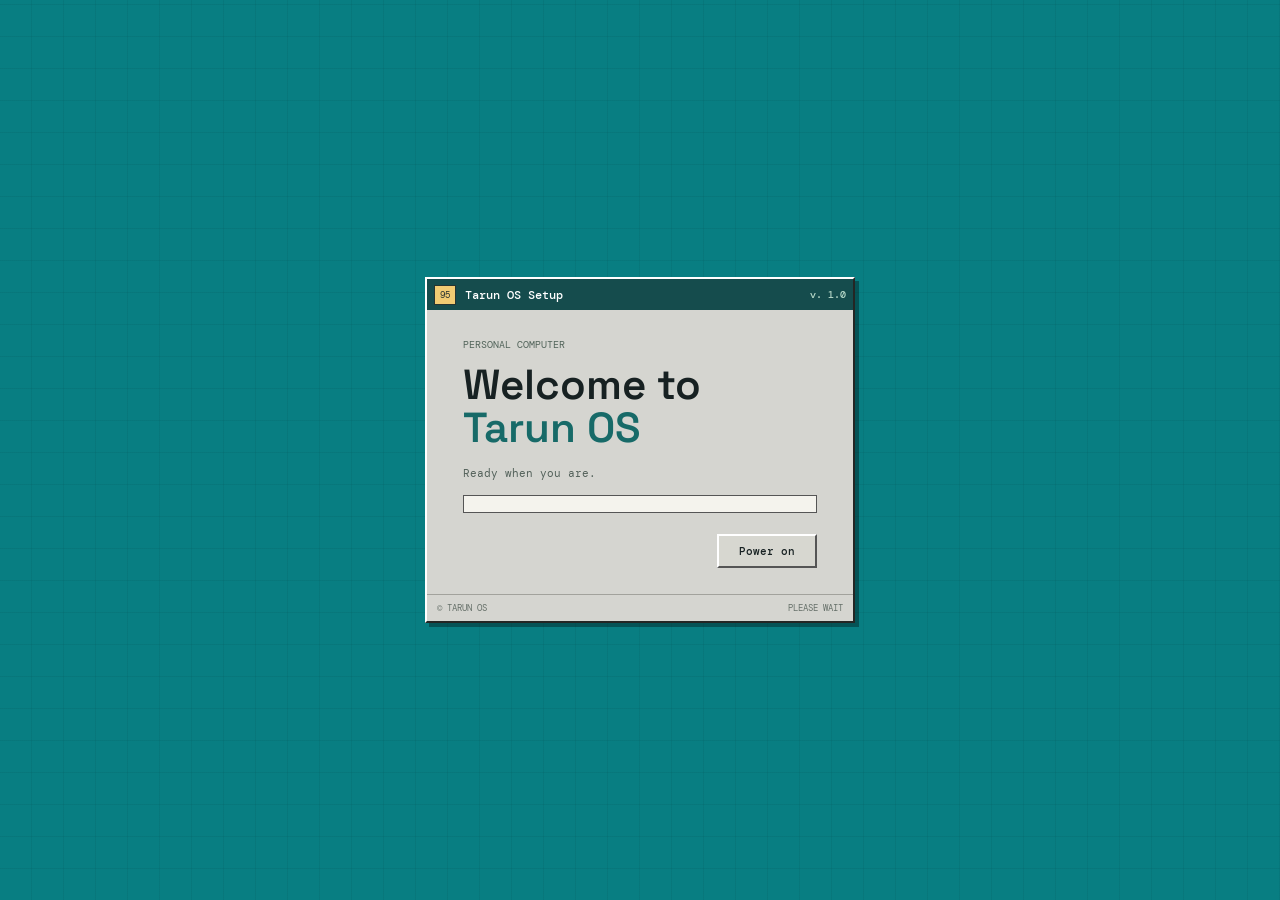
<file: index.html>
<!doctype html>
<html lang="en">
<head>
  <meta charset="utf-8">
  <meta name="viewport" content="width=device-width, initial-scale=1">
  <meta name="theme-color" content="#087e82">
  <meta name="description" content="Tarun OS: a retro desktop portfolio with work, notes, achievements, and videos.">
  <title>Tarun OS</title>
  <link rel="stylesheet" href="styles.css">
  <script src="desktop.js" defer></script>
</head>
<body>
  <section class="boot-screen" id="boot-screen" aria-label="Tarun OS startup">
    <div class="boot-panel">
      <div class="boot-panel__titlebar"><span class="boot-title-icon" aria-hidden="true">95</span><span>Tarun OS Setup</span><span class="boot-panel__version">v. 1.0</span></div>
      <div class="boot-panel__body">
        <p class="boot-kicker">PERSONAL COMPUTER</p>
        <h1>Welcome to<br><span>Tarun OS</span></h1>
        <p class="boot-message" id="boot-message">Ready when you are.</p>
        <div class="boot-progress" role="progressbar" aria-label="System startup" aria-valuemin="0" aria-valuemax="100" aria-valuenow="0"><span class="boot-progress__fill"></span></div>
        <button class="boot-button" id="boot-button" type="button">Power on</button>
      </div>
      <div class="boot-panel__footer"><span>© TARUN OS</span><span>PLEASE WAIT</span></div>
    </div>
  </section>
  <main class="desktop" aria-label="Tarun OS desktop" aria-hidden="true" inert>
    <div class="desktop-grain" aria-hidden="true"></div>
    <header class="desktop-heading">
      <span class="desktop-heading__eyebrow">PERSONAL OPERATING SYSTEM</span>
      <h1>Tarun OS<span class="heading-dot">.</span></h1>
      <p>A portfolio desktop by Tarun.</p>
    </header>

    <nav class="desktop-icons" id="desktop-icons" aria-label="Desktop applications">
      <button class="desktop-icon" type="button" data-app="about" aria-label="Open About Me">
        <span class="desktop-icon__glyph glyph-person" aria-hidden="true"><span>✳</span></span>
        <span class="desktop-icon__label">About Me</span>
      </button>
      <button class="desktop-icon" type="button" data-app="work" aria-label="Open My Work">
        <span class="desktop-icon__glyph glyph-folder" aria-hidden="true"><span>W</span></span>
        <span class="desktop-icon__label">My Work</span>
      </button>
      <button class="desktop-icon" type="button" data-app="journal" aria-label="Open Field Notes">
        <span class="desktop-icon__glyph glyph-notes" aria-hidden="true"><span>✎</span></span>
        <span class="desktop-icon__label">Field Notes</span>
      </button>
      <button class="desktop-icon" type="button" data-app="contact" aria-label="Open Get in Touch">
        <span class="desktop-icon__glyph glyph-mail" aria-hidden="true"><span>✉</span></span>
        <span class="desktop-icon__label">Get in Touch</span>
      </button>
      <button class="desktop-icon" type="button" data-app="achievements" aria-label="Open Achievements">
        <span class="desktop-icon__glyph glyph-award" aria-hidden="true"><span>★</span></span>
        <span class="desktop-icon__label">Achievements</span>
      </button>
      <button class="desktop-icon" type="button" data-app="videos" aria-label="Open Videos">
        <span class="desktop-icon__glyph glyph-video" aria-hidden="true"><span>▶</span></span>
        <span class="desktop-icon__label">Videos</span>
      </button>
    </nav>

    <div class="windows-layer" id="windows-layer" aria-live="polite"></div>

    <footer class="taskbar">
      <button class="start-button" id="start-button" type="button" aria-expanded="false" aria-controls="start-menu">
        <span>Start</span>
      </button>
      <div class="taskbar-divider" aria-hidden="true"></div>
      <div class="taskbar-apps" id="taskbar-apps" aria-label="Open applications"></div>
      <div class="system-tray"><span class="tray-status" aria-hidden="true">◉</span><time id="clock" aria-label="Current time"></time></div>
    </footer>

    <section class="start-menu" id="start-menu" aria-label="Start menu" hidden>
      <div class="start-menu__side"><span>TARUN OS</span></div>
      <div class="start-menu__items">
        <p class="start-menu__heading">Tarun OS</p>
        <button type="button" data-app="about"><span aria-hidden="true">✳</span> About Me</button>
        <button type="button" data-app="work"><span aria-hidden="true">▰</span> My Work</button>
        <button type="button" data-app="journal"><span aria-hidden="true">✎</span> Field Notes</button>
        <button type="button" data-app="contact"><span aria-hidden="true">✉</span> Get in Touch</button>
        <button type="button" data-app="achievements"><span aria-hidden="true">★</span> Achievements</button>
        <button type="button" data-app="videos"><span aria-hidden="true">▶</span> Videos</button>
        <div class="start-menu__rule"></div>
        <button type="button" data-app="settings"><span aria-hidden="true">⚙</span> Settings</button>
        <div class="start-menu__rule"></div>
        <div class="start-menu__status"><span class="status-light"></span> All systems delightful</div>
      </div>
    </section>
  </main>
</body>
</html>
</file>
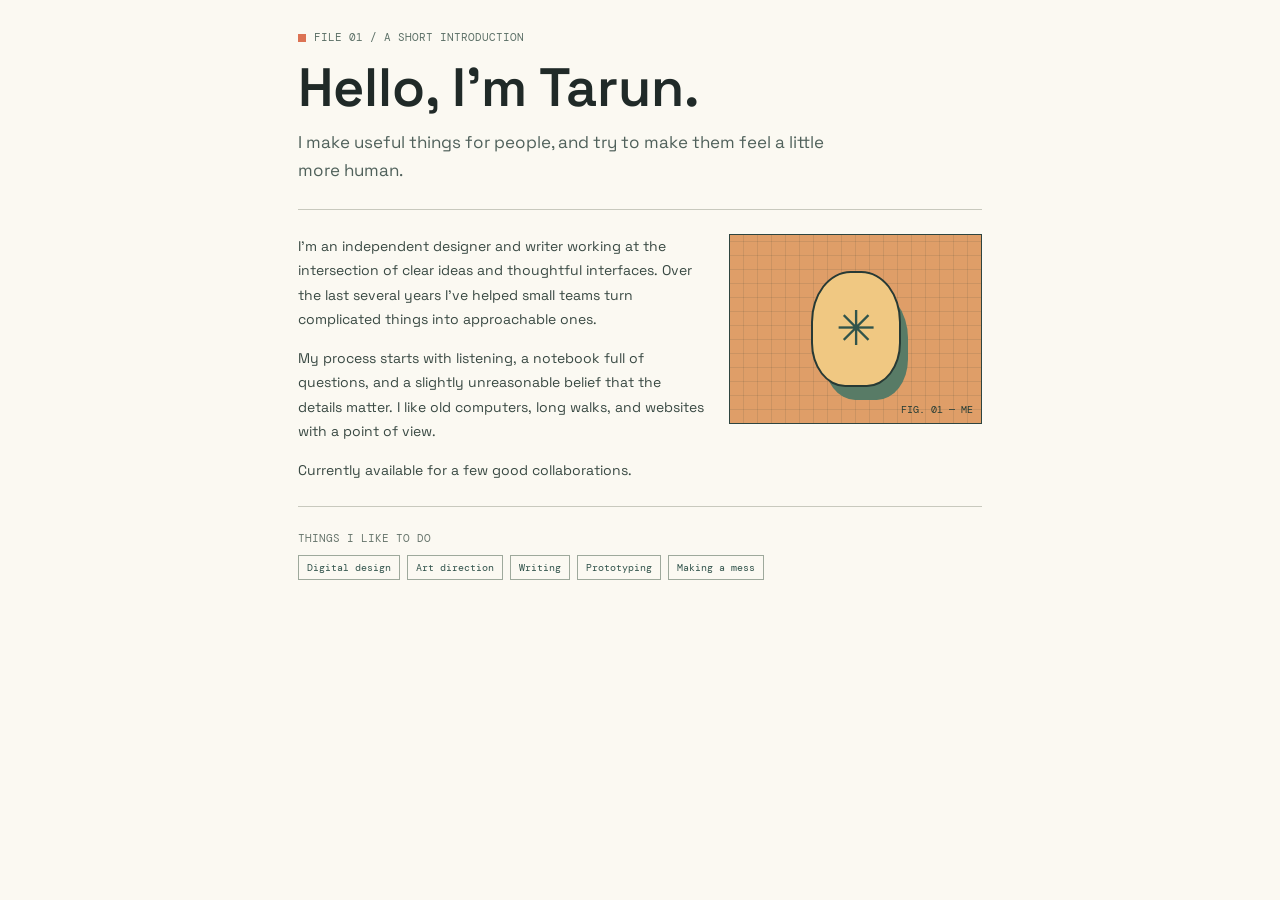
<file: apps/about.html>
<!doctype html>
<html lang="en">
<head>
  <meta charset="utf-8">
  <meta name="viewport" content="width=device-width, initial-scale=1">
  <title>About Me — Tarun</title>
  <link rel="stylesheet" href="app.css">
</head>
<body>
  <main class="page">
    <p class="page-kicker">FILE 01 / A SHORT INTRODUCTION</p>
    <h1>Hello, I’m Tarun.</h1>
    <p class="lead">I make useful things for people, and try to make them feel a little more human.</p>
    <div class="rule"></div>
    <div class="about-grid">
      <div class="body-copy">
        <p>I’m an independent designer and writer working at the intersection of clear ideas and thoughtful interfaces. Over the last several years I’ve helped small teams turn complicated things into approachable ones.</p>
        <p>My process starts with listening, a notebook full of questions, and a slightly unreasonable belief that the details matter. I like old computers, long walks, and websites with a point of view.</p>
        <p>Currently available for a few good collaborations.</p>
      </div>
      <div class="portrait" role="img" aria-label="A tiny pixel-art portrait">
        <span class="portrait-face" aria-hidden="true">✳</span>
        <span class="portrait-caption">FIG. 01 — ME</span>
      </div>
    </div>
    <div class="rule"></div>
    <p class="section-label">THINGS I LIKE TO DO</p>
    <div class="tags"><span class="tag">Digital design</span><span class="tag">Art direction</span><span class="tag">Writing</span><span class="tag">Prototyping</span><span class="tag">Making a mess</span></div>
  </main>
</body>
</html>
</file>
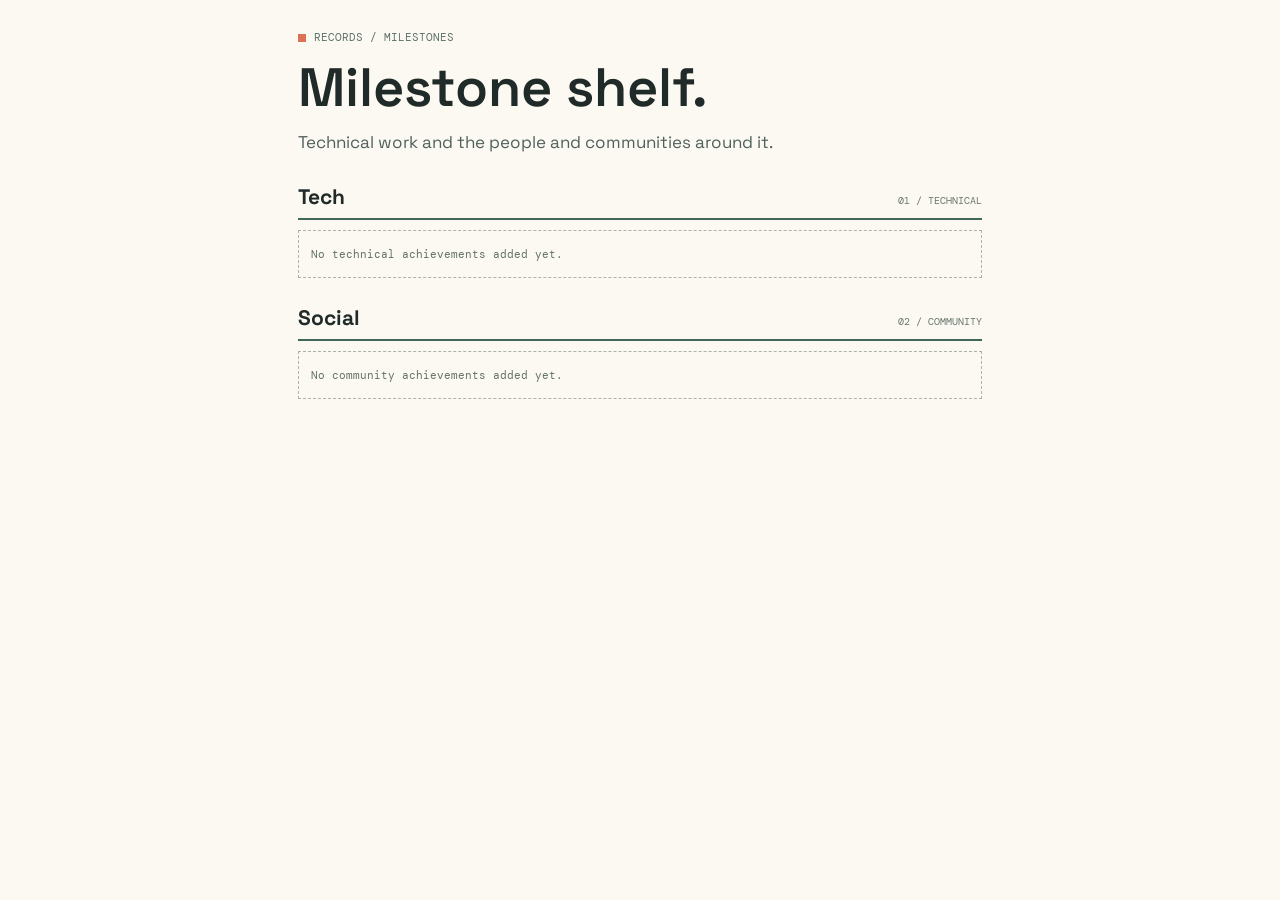
<file: apps/achievements.html>
<!doctype html>
<html lang="en">
<head>
  <meta charset="utf-8">
  <meta name="viewport" content="width=device-width, initial-scale=1">
  <title>Achievements — Tarun</title>
  <link rel="stylesheet" href="app.css">
  <script src="achievements-data.js" defer></script>
  <script src="achievements.js" defer></script>
</head>
<body>
  <main class="page">
    <p class="page-kicker">RECORDS / MILESTONES</p>
    <h1>Milestone shelf.</h1>
    <p class="lead">Technical work and the people and communities around it.</p>
    <section class="viewer-section" aria-labelledby="tech-heading">
      <div class="viewer-section__heading"><h2 id="tech-heading">Tech</h2><span>01 / TECHNICAL</span></div>
      <div class="viewer-list" id="tech-achievements"></div>
    </section>
    <section class="viewer-section" aria-labelledby="social-heading">
      <div class="viewer-section__heading"><h2 id="social-heading">Social</h2><span>02 / COMMUNITY</span></div>
      <div class="viewer-list" id="social-achievements"></div>
    </section>
  </main>
</body>
</html>
</file>
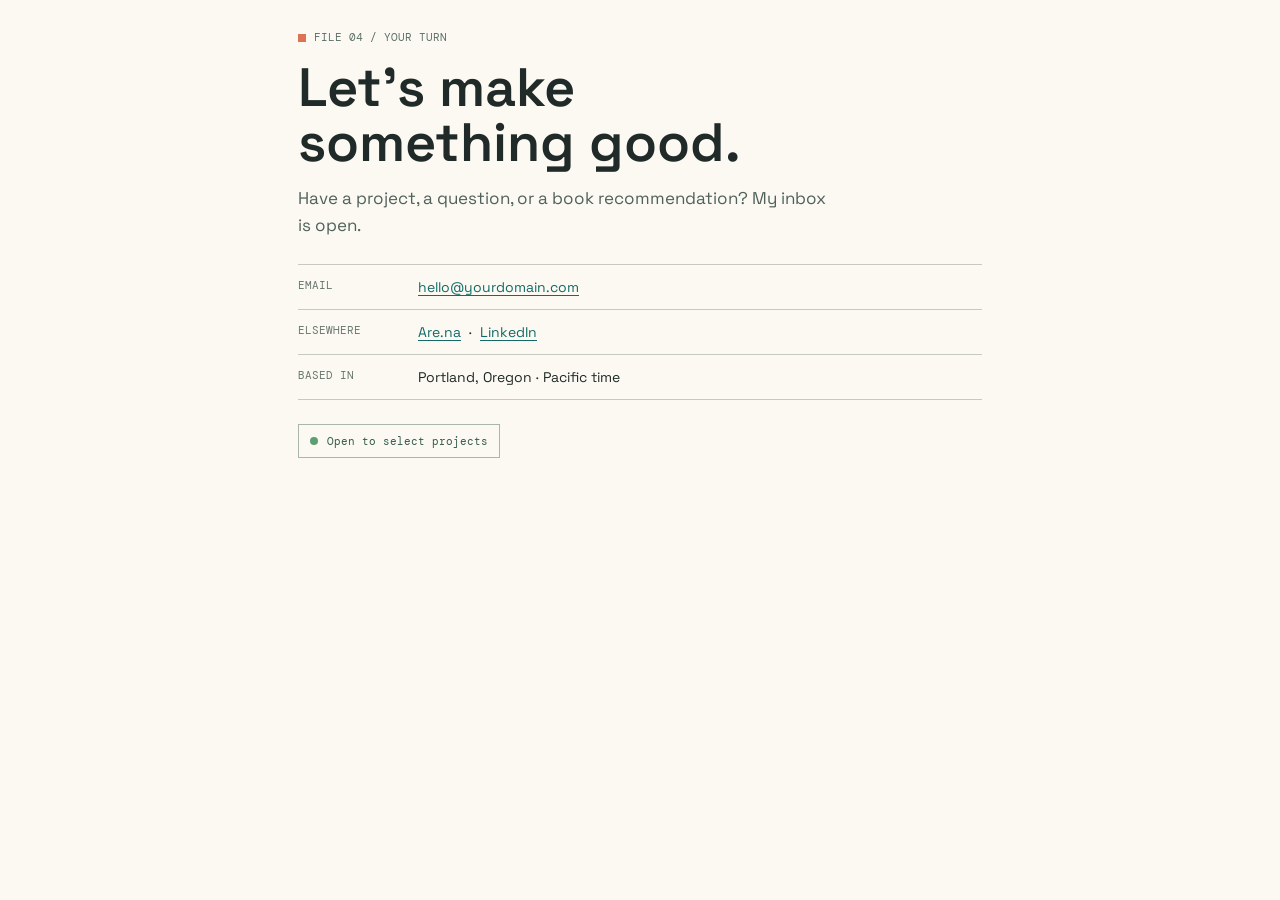
<file: apps/contact.html>
<!doctype html>
<html lang="en">
<head>
  <meta charset="utf-8">
  <meta name="viewport" content="width=device-width, initial-scale=1">
  <title>Get in Touch — Tarun</title>
  <link rel="stylesheet" href="app.css">
</head>
<body>
  <main class="page">
    <p class="page-kicker">FILE 04 / YOUR TURN</p>
    <h1>Let’s make<br>something good.</h1>
    <p class="lead">Have a project, a question, or a book recommendation? My inbox is open.</p>
    <dl class="contact-lines">
      <div class="contact-line"><dt>EMAIL</dt><dd><a href="mailto:hello@yourdomain.com">hello@yourdomain.com</a></dd></div>
      <div class="contact-line"><dt>ELSEWHERE</dt><dd><a href="https://www.are.na/" target="_blank" rel="noreferrer">Are.na</a> &nbsp;·&nbsp; <a href="https://www.linkedin.com/" target="_blank" rel="noreferrer">LinkedIn</a></dd></div>
      <div class="contact-line"><dt>BASED IN</dt><dd>Portland, Oregon · Pacific time</dd></div>
    </dl>
    <p class="status-note">Open to select projects</p>
  </main>
</body>
</html>
</file>
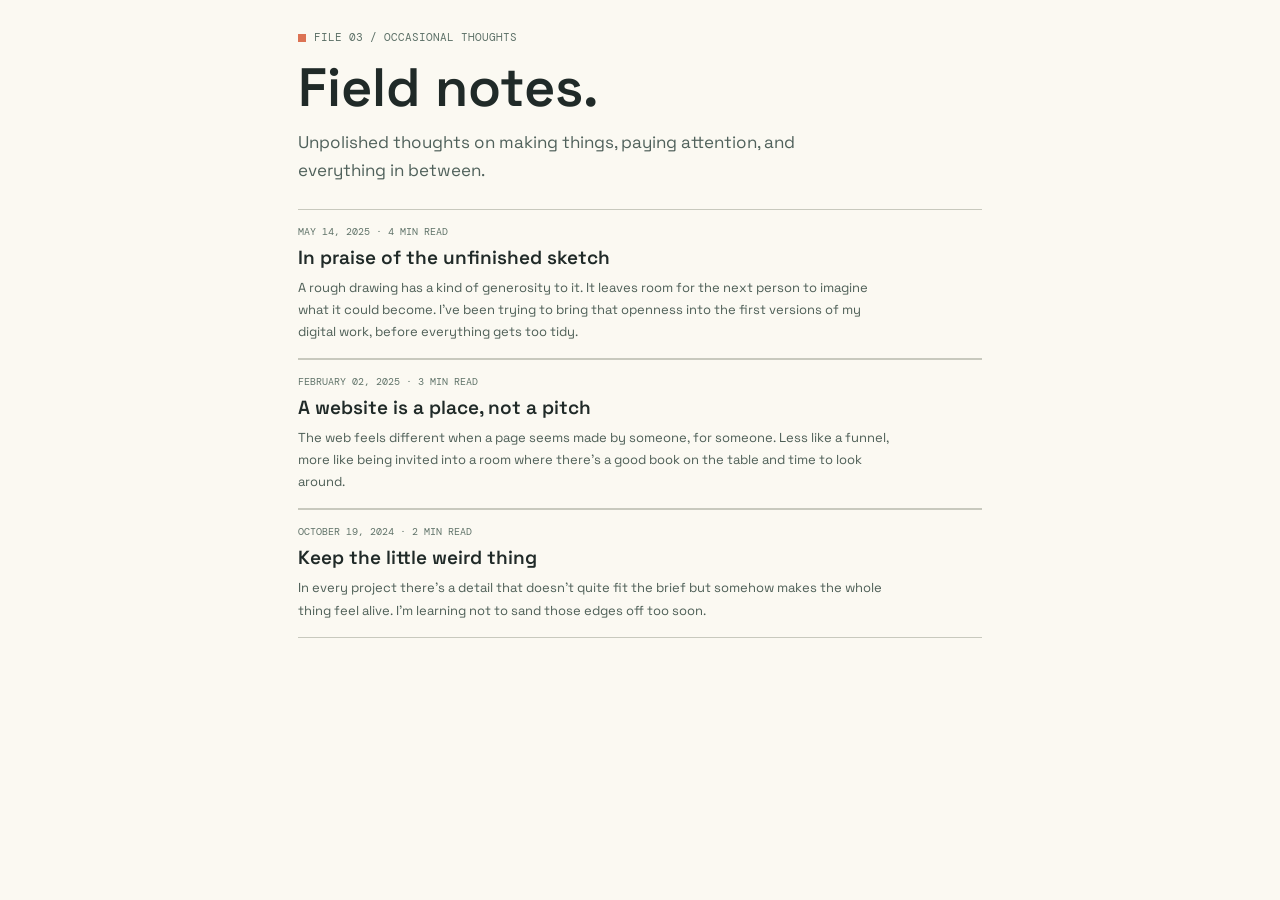
<file: apps/journal.html>
<!doctype html>
<html lang="en">
<head>
  <meta charset="utf-8">
  <meta name="viewport" content="width=device-width, initial-scale=1">
  <title>Field Notes — Tarun</title>
  <link rel="stylesheet" href="app.css">
</head>
<body>
  <main class="page">
    <p class="page-kicker">FILE 03 / OCCASIONAL THOUGHTS</p>
    <h1>Field notes.</h1>
    <p class="lead">Unpolished thoughts on making things, paying attention, and everything in between.</p>
    <a class="journal-entry-link" href="notes/unfinished-sketch.html" aria-label="Read In praise of the unfinished sketch"><article class="journal-entry">
      <time datetime="2025-05-14">MAY 14, 2025 · 4 MIN READ</time>
      <h2>In praise of the unfinished sketch</h2>
      <p>A rough drawing has a kind of generosity to it. It leaves room for the next person to imagine what it could become. I’ve been trying to bring that openness into the first versions of my digital work, before everything gets too tidy.</p>
    </article></a>
    <a class="journal-entry-link" href="notes/website-as-place.html" aria-label="Read A website is a place, not a pitch"><article class="journal-entry">
      <time datetime="2025-02-02">FEBRUARY 02, 2025 · 3 MIN READ</time>
      <h2>A website is a place, not a pitch</h2>
      <p>The web feels different when a page seems made by someone, for someone. Less like a funnel, more like being invited into a room where there’s a good book on the table and time to look around.</p>
    </article></a>
    <a class="journal-entry-link" href="notes/little-weird-thing.html" aria-label="Read Keep the little weird thing"><article class="journal-entry">
      <time datetime="2024-10-19">OCTOBER 19, 2024 · 2 MIN READ</time>
      <h2>Keep the little weird thing</h2>
      <p>In every project there’s a detail that doesn’t quite fit the brief but somehow makes the whole thing feel alive. I’m learning not to sand those edges off too soon.</p>
    </article></a>
  </main>
</body>
</html>
</file>
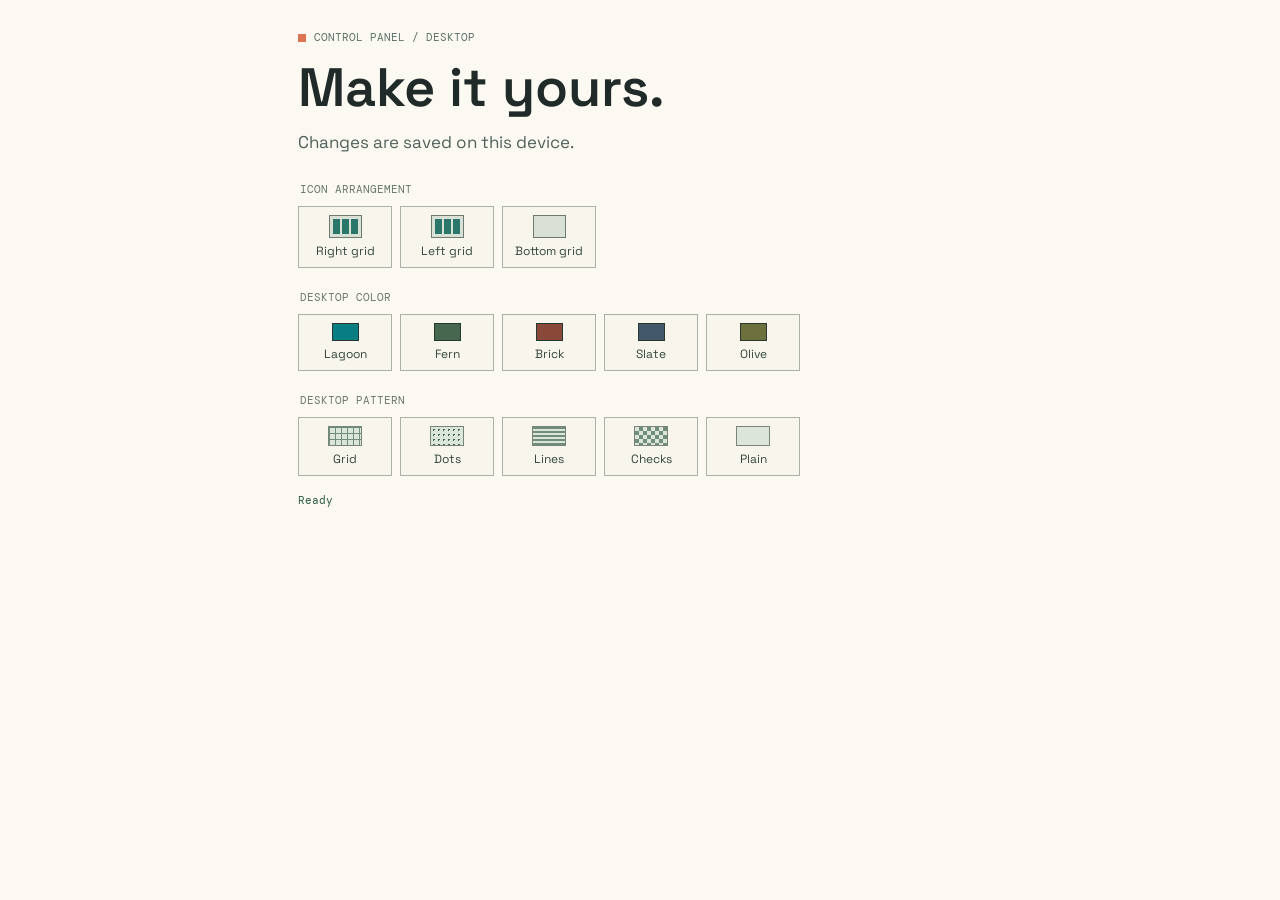
<file: apps/settings.html>
<!doctype html>
<html lang="en">
<head>
  <meta charset="utf-8">
  <meta name="viewport" content="width=device-width, initial-scale=1">
  <title>Settings — Tarun OS</title>
  <link rel="stylesheet" href="app.css">
</head>
<body>
  <main class="page">
    <p class="page-kicker">CONTROL PANEL / DESKTOP</p>
    <h1>Make it yours.</h1>
    <p class="lead">Changes are saved on this device.</p>
    <form id="settings-form">
      <fieldset class="settings-group">
        <legend>ICON ARRANGEMENT</legend>
        <div class="settings-choices">
          <label class="settings-choice"><input type="radio" name="layout" value="right"><span class="layout-preview layout-preview--right"><i></i><i></i><i></i></span>Right grid</label>
          <label class="settings-choice"><input type="radio" name="layout" value="left"><span class="layout-preview layout-preview--left"><i></i><i></i><i></i></span>Left grid</label>
          <label class="settings-choice"><input type="radio" name="layout" value="bottom"><span class="layout-preview layout-preview--bottom"><i></i><i></i><i></i></span>Bottom grid</label>
        </div>
      </fieldset>
      <fieldset class="settings-group">
        <legend>DESKTOP COLOR</legend>
        <div class="settings-choices">
          <label class="settings-choice"><input type="radio" name="color" value="lagoon"><span class="color-swatch" style="--swatch:#087e82"></span>Lagoon</label>
          <label class="settings-choice"><input type="radio" name="color" value="fern"><span class="color-swatch" style="--swatch:#47684f"></span>Fern</label>
          <label class="settings-choice"><input type="radio" name="color" value="brick"><span class="color-swatch" style="--swatch:#8a4938"></span>Brick</label>
          <label class="settings-choice"><input type="radio" name="color" value="slate"><span class="color-swatch" style="--swatch:#42596a"></span>Slate</label>
          <label class="settings-choice"><input type="radio" name="color" value="olive"><span class="color-swatch" style="--swatch:#6b703c"></span>Olive</label>
        </div>
      </fieldset>
      <fieldset class="settings-group">
        <legend>DESKTOP PATTERN</legend>
        <div class="settings-choices">
          <label class="settings-choice"><input type="radio" name="pattern" value="grid"><span class="pattern-swatch pattern-swatch--grid"></span>Grid</label>
          <label class="settings-choice"><input type="radio" name="pattern" value="dots"><span class="pattern-swatch pattern-swatch--dots"></span>Dots</label>
          <label class="settings-choice"><input type="radio" name="pattern" value="scanlines"><span class="pattern-swatch pattern-swatch--scanlines"></span>Lines</label>
          <label class="settings-choice"><input type="radio" name="pattern" value="checks"><span class="pattern-swatch pattern-swatch--checks"></span>Checks</label>
          <label class="settings-choice"><input type="radio" name="pattern" value="plain"><span class="pattern-swatch"></span>Plain</label>
        </div>
      </fieldset>
      <p class="settings-status" id="settings-status" aria-live="polite">Ready</p>
    </form>
  </main>
  <script>
    const form = document.querySelector('#settings-form');
    const status = document.querySelector('#settings-status');
    let current = { color: 'lagoon', pattern: 'grid', layout: 'right' };

    function showSettings(settings) {
      current = { ...current, ...settings };
      for (const [name, value] of Object.entries(current)) {
        const input = form.querySelector(`input[name="${name}"][value="${value}"]`);
        if (input) input.checked = true;
      }
    }

    form.addEventListener('change', () => {
      current = Object.fromEntries(new FormData(form));
      window.parent.postMessage({ type: 'settings-change', settings: current }, '*');
      status.textContent = 'Saving on this device…';
    });

    window.addEventListener('message', (event) => {
      if (event.data?.type === 'settings-init') showSettings(event.data.settings);
      if (event.data?.type === 'settings-saved') status.textContent = 'Saved on this device.';
    });
    window.parent.postMessage({ type: 'settings-ready' }, '*');
  </script>
</body>
</html>
</file>
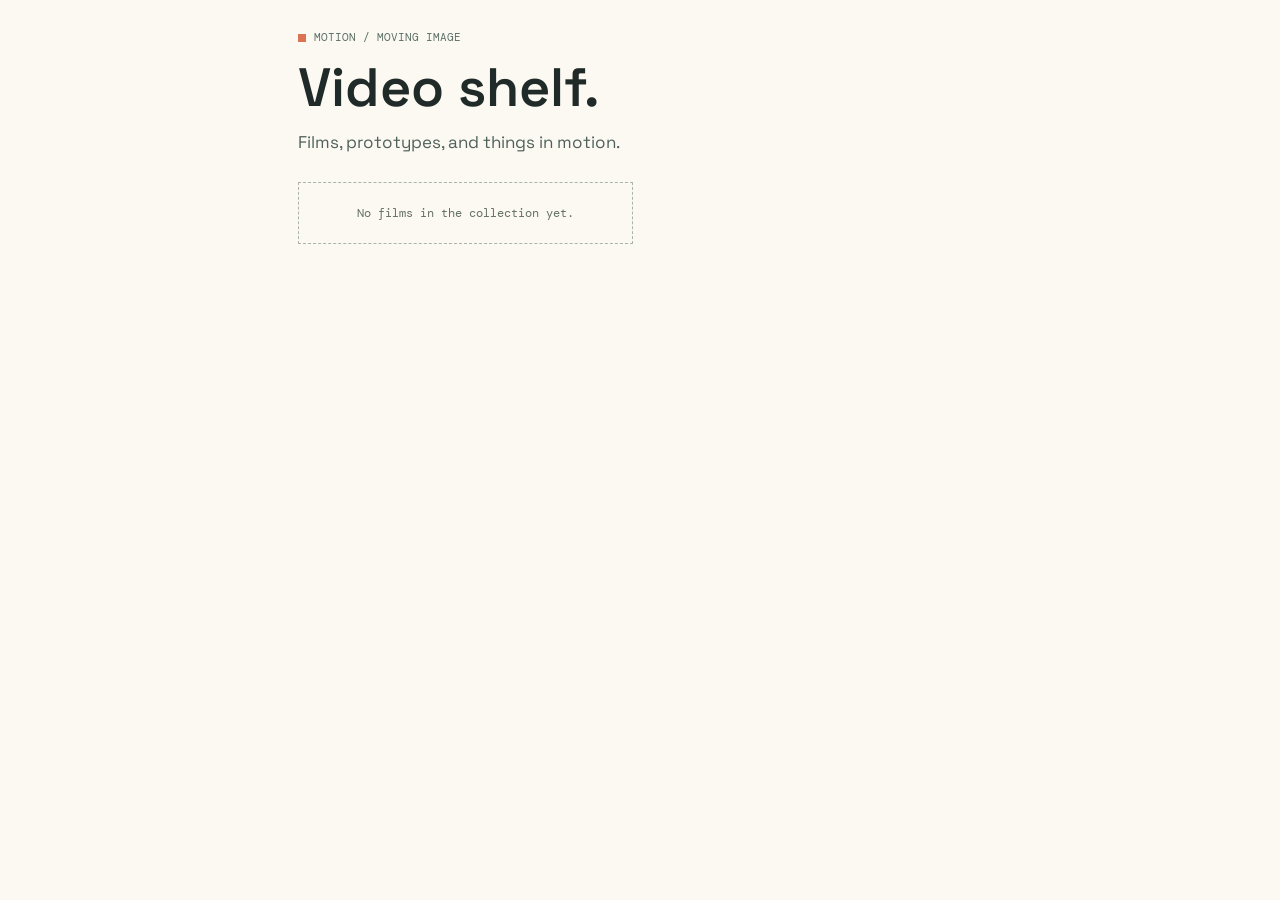
<file: apps/videos.html>
<!doctype html>
<html lang="en">
<head>
  <meta charset="utf-8">
  <meta name="viewport" content="width=device-width, initial-scale=1">
  <title>Videos — Tarun</title>
  <link rel="stylesheet" href="app.css">
  <script src="videos-data.js" defer></script>
  <script src="videos.js" defer></script>
</head>
<body>
  <main class="page">
    <p class="page-kicker">MOTION / MOVING IMAGE</p>
    <h1>Video shelf.</h1>
    <p class="lead">Films, prototypes, and things in motion.</p>
    <div class="video-list" id="video-list"></div>
  </main>
</body>
</html>
</file>
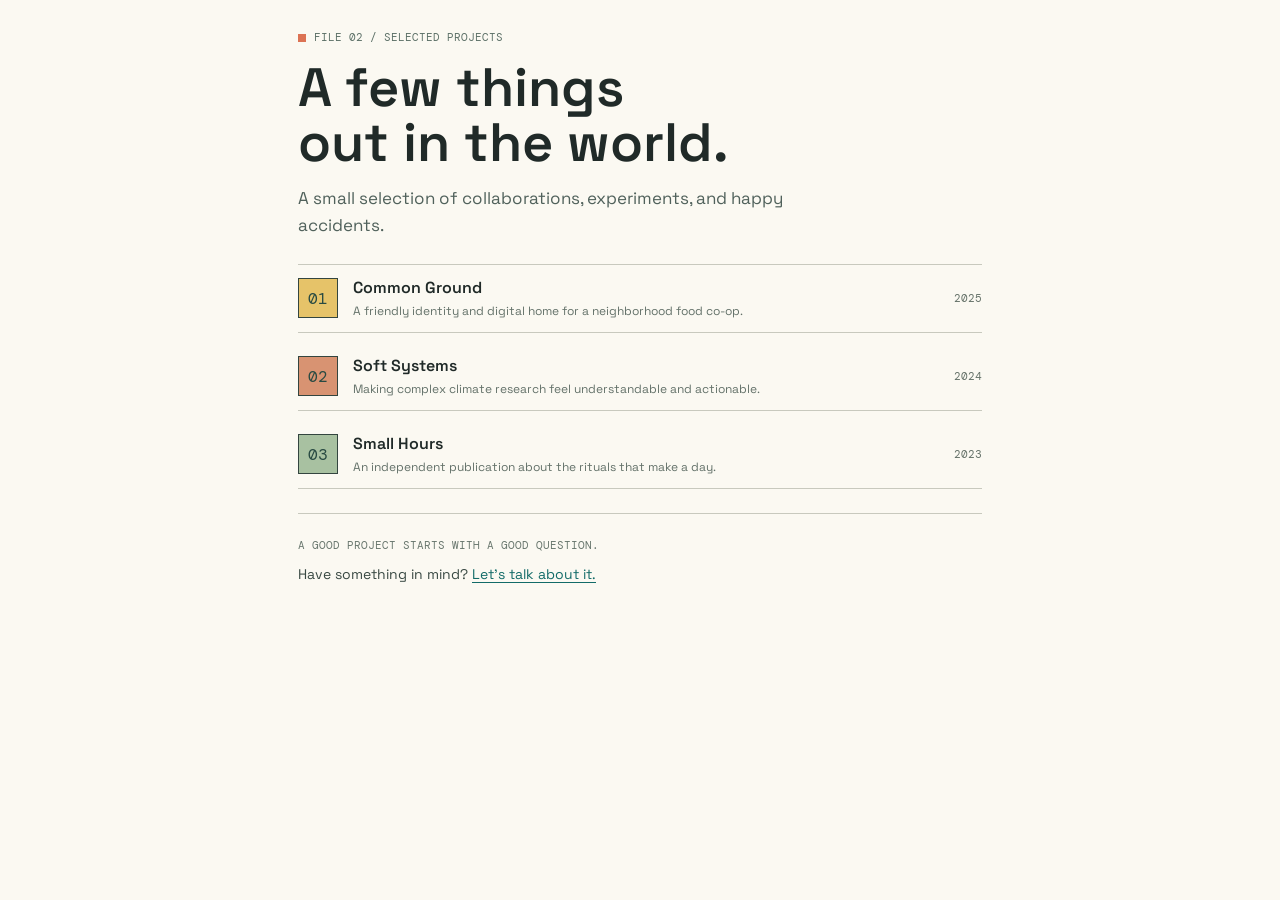
<file: apps/work.html>
<!doctype html>
<html lang="en">
<head>
  <meta charset="utf-8">
  <meta name="viewport" content="width=device-width, initial-scale=1">
  <title>My Work — Tarun</title>
  <link rel="stylesheet" href="app.css">
</head>
<body>
  <main class="page">
    <p class="page-kicker">FILE 02 / SELECTED PROJECTS</p>
    <h1>A few things<br>out in the world.</h1>
    <p class="lead">A small selection of collaborations, experiments, and happy accidents.</p>
    <div class="work-list">
      <a class="work-item work-item-link" href="projects/common-ground.html"><span class="work-icon" aria-hidden="true">01</span><div><h2>Common Ground</h2><p>A friendly identity and digital home for a neighborhood food co-op.</p></div><span class="work-year">2025</span></a>
      <a class="work-item work-item-link" href="projects/soft-systems.html"><span class="work-icon" aria-hidden="true">02</span><div><h2>Soft Systems</h2><p>Making complex climate research feel understandable and actionable.</p></div><span class="work-year">2024</span></a>
      <a class="work-item work-item-link" href="projects/small-hours.html"><span class="work-icon" aria-hidden="true">03</span><div><h2>Small Hours</h2><p>An independent publication about the rituals that make a day.</p></div><span class="work-year">2023</span></a>
    </div>
    <div class="rule"></div>
    <p class="section-label">A GOOD PROJECT STARTS WITH A GOOD QUESTION.</p>
    <p class="body-copy">Have something in mind? <a href="contact.html">Let’s talk about it.</a></p>
  </main>
</body>
</html>
</file>
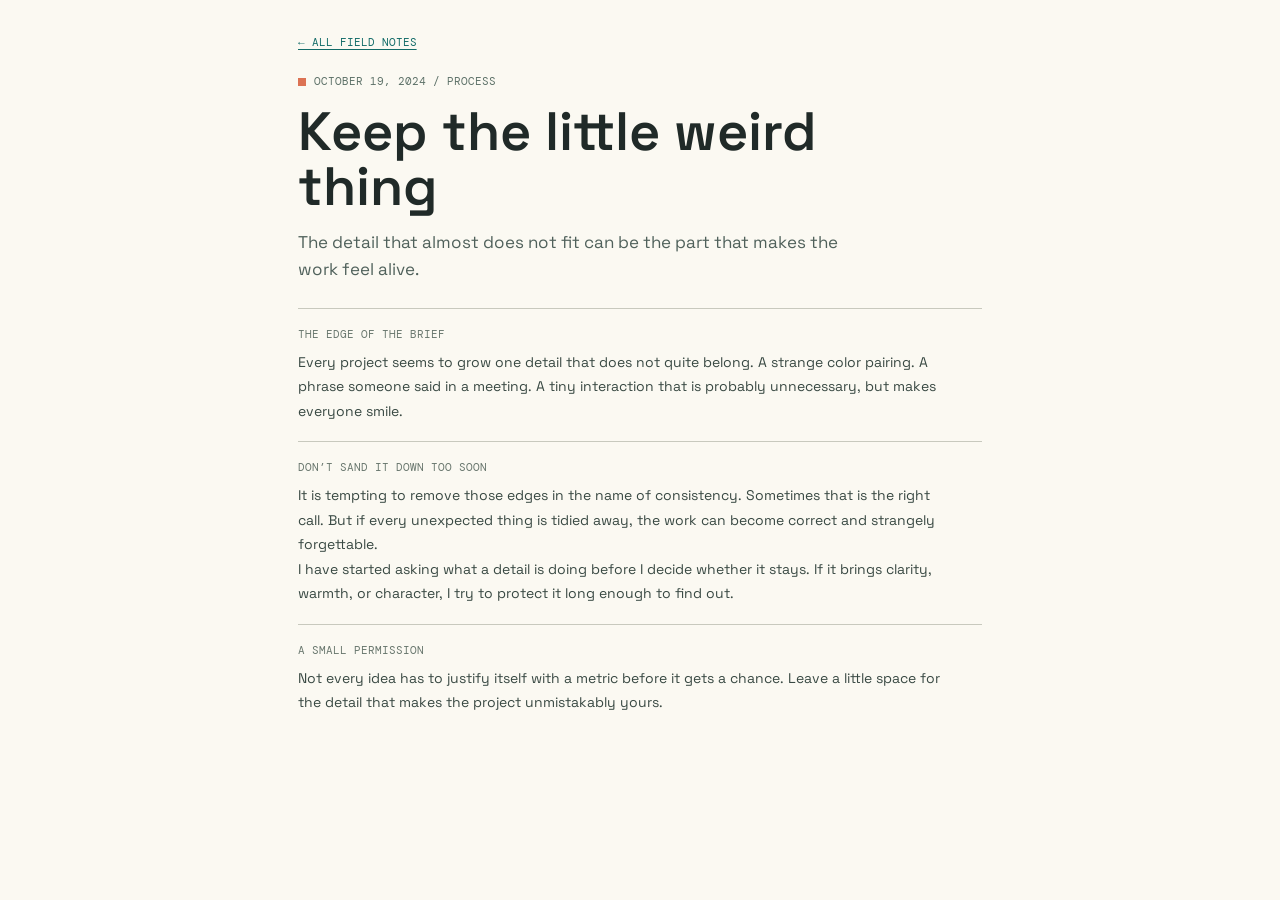
<file: apps/notes/little-weird-thing.html>
<!doctype html>
<html lang="en">
<head>
  <meta charset="utf-8">
  <meta name="viewport" content="width=device-width, initial-scale=1">
  <title>Keep the little weird thing — Tarun</title>
  <link rel="stylesheet" href="../app.css">
</head>
<body>
  <main class="page">
    <a class="project-back" href="../journal.html">← ALL FIELD NOTES</a>
    <p class="page-kicker">OCTOBER 19, 2024 / PROCESS</p>
    <h1>Keep the little weird thing</h1>
    <p class="lead">The detail that almost does not fit can be the part that makes the work feel alive.</p>
    <section class="project-section"><h2>THE EDGE OF THE BRIEF</h2><p>Every project seems to grow one detail that does not quite belong. A strange color pairing. A phrase someone said in a meeting. A tiny interaction that is probably unnecessary, but makes everyone smile.</p></section>
    <section class="project-section"><h2>DON’T SAND IT DOWN TOO SOON</h2><p>It is tempting to remove those edges in the name of consistency. Sometimes that is the right call. But if every unexpected thing is tidied away, the work can become correct and strangely forgettable.</p><p>I have started asking what a detail is doing before I decide whether it stays. If it brings clarity, warmth, or character, I try to protect it long enough to find out.</p></section>
    <section class="project-section"><h2>A SMALL PERMISSION</h2><p>Not every idea has to justify itself with a metric before it gets a chance. Leave a little space for the detail that makes the project unmistakably yours.</p></section>
  </main>
</body>
</html>
</file>
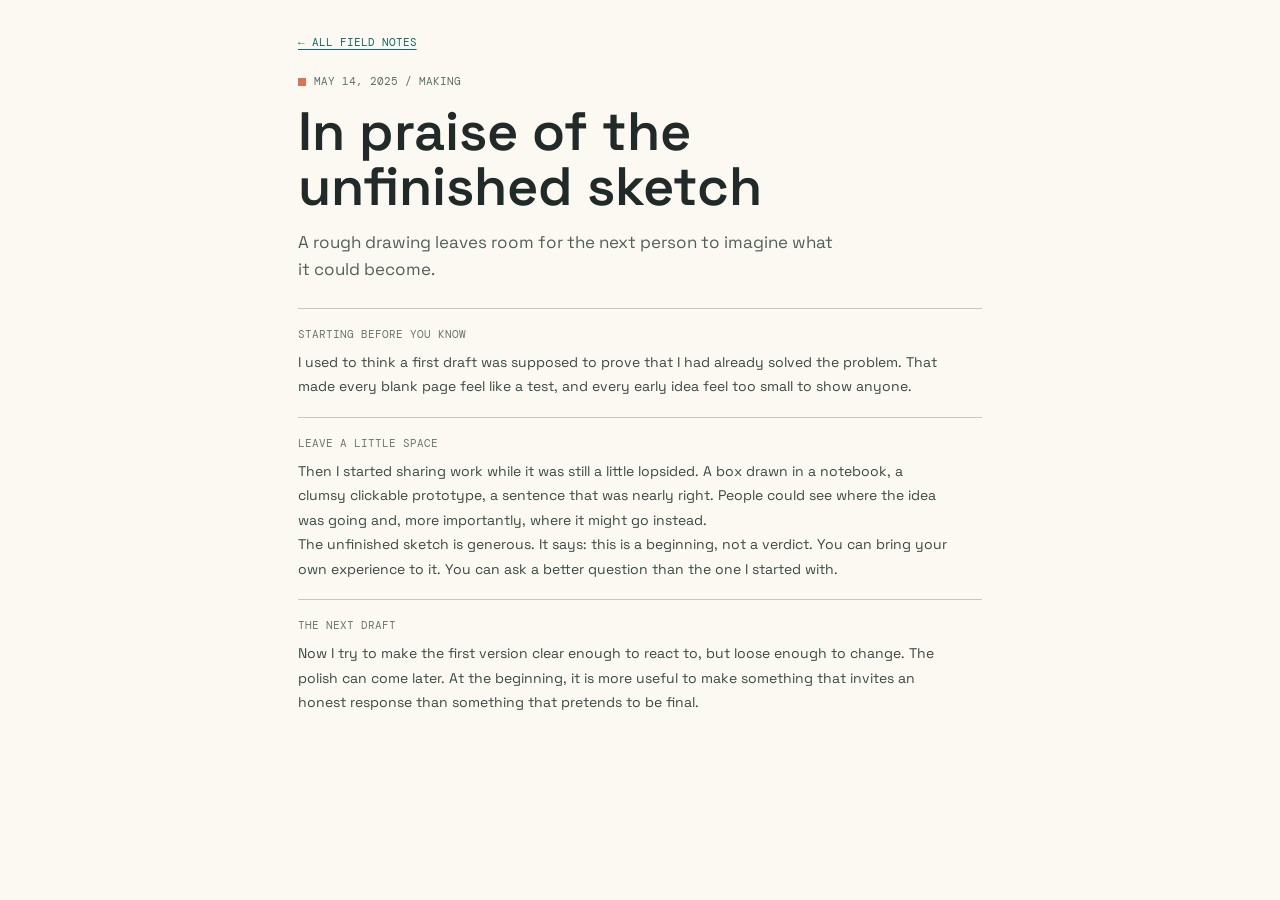
<file: apps/notes/unfinished-sketch.html>
<!doctype html>
<html lang="en">
<head>
  <meta charset="utf-8">
  <meta name="viewport" content="width=device-width, initial-scale=1">
  <title>In praise of the unfinished sketch — Tarun</title>
  <link rel="stylesheet" href="../app.css">
</head>
<body>
  <main class="page">
    <a class="project-back" href="../journal.html">← ALL FIELD NOTES</a>
    <p class="page-kicker">MAY 14, 2025 / MAKING</p>
    <h1>In praise of the unfinished sketch</h1>
    <p class="lead">A rough drawing leaves room for the next person to imagine what it could become.</p>
    <section class="project-section"><h2>STARTING BEFORE YOU KNOW</h2><p>I used to think a first draft was supposed to prove that I had already solved the problem. That made every blank page feel like a test, and every early idea feel too small to show anyone.</p></section>
    <section class="project-section"><h2>LEAVE A LITTLE SPACE</h2><p>Then I started sharing work while it was still a little lopsided. A box drawn in a notebook, a clumsy clickable prototype, a sentence that was nearly right. People could see where the idea was going and, more importantly, where it might go instead.</p><p>The unfinished sketch is generous. It says: this is a beginning, not a verdict. You can bring your own experience to it. You can ask a better question than the one I started with.</p></section>
    <section class="project-section"><h2>THE NEXT DRAFT</h2><p>Now I try to make the first version clear enough to react to, but loose enough to change. The polish can come later. At the beginning, it is more useful to make something that invites an honest response than something that pretends to be final.</p></section>
  </main>
</body>
</html>
</file>
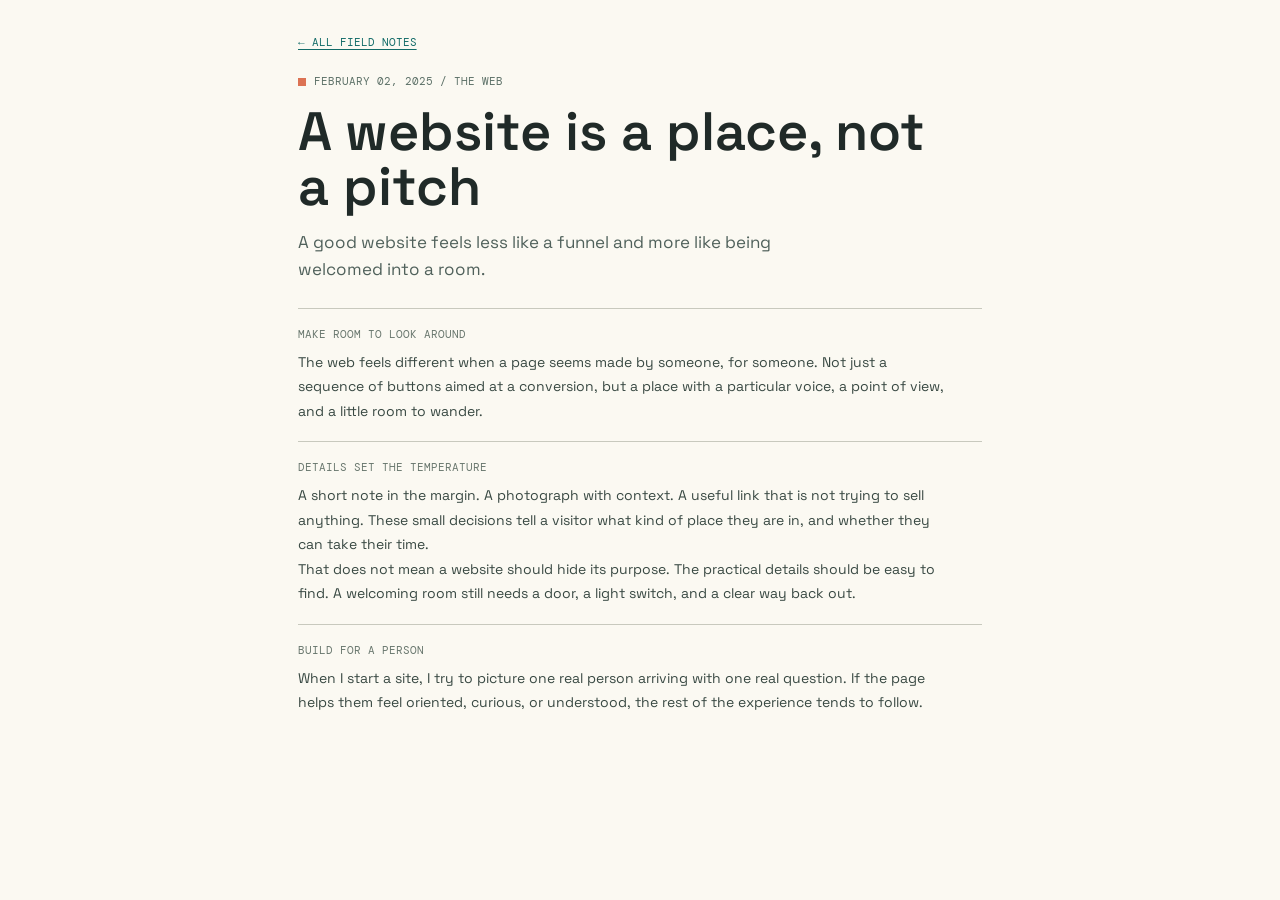
<file: apps/notes/website-as-place.html>
<!doctype html>
<html lang="en">
<head>
  <meta charset="utf-8">
  <meta name="viewport" content="width=device-width, initial-scale=1">
  <title>A website is a place, not a pitch — Tarun</title>
  <link rel="stylesheet" href="../app.css">
</head>
<body>
  <main class="page">
    <a class="project-back" href="../journal.html">← ALL FIELD NOTES</a>
    <p class="page-kicker">FEBRUARY 02, 2025 / THE WEB</p>
    <h1>A website is a place, not a pitch</h1>
    <p class="lead">A good website feels less like a funnel and more like being welcomed into a room.</p>
    <section class="project-section"><h2>MAKE ROOM TO LOOK AROUND</h2><p>The web feels different when a page seems made by someone, for someone. Not just a sequence of buttons aimed at a conversion, but a place with a particular voice, a point of view, and a little room to wander.</p></section>
    <section class="project-section"><h2>DETAILS SET THE TEMPERATURE</h2><p>A short note in the margin. A photograph with context. A useful link that is not trying to sell anything. These small decisions tell a visitor what kind of place they are in, and whether they can take their time.</p><p>That does not mean a website should hide its purpose. The practical details should be easy to find. A welcoming room still needs a door, a light switch, and a clear way back out.</p></section>
    <section class="project-section"><h2>BUILD FOR A PERSON</h2><p>When I start a site, I try to picture one real person arriving with one real question. If the page helps them feel oriented, curious, or understood, the rest of the experience tends to follow.</p></section>
  </main>
</body>
</html>
</file>
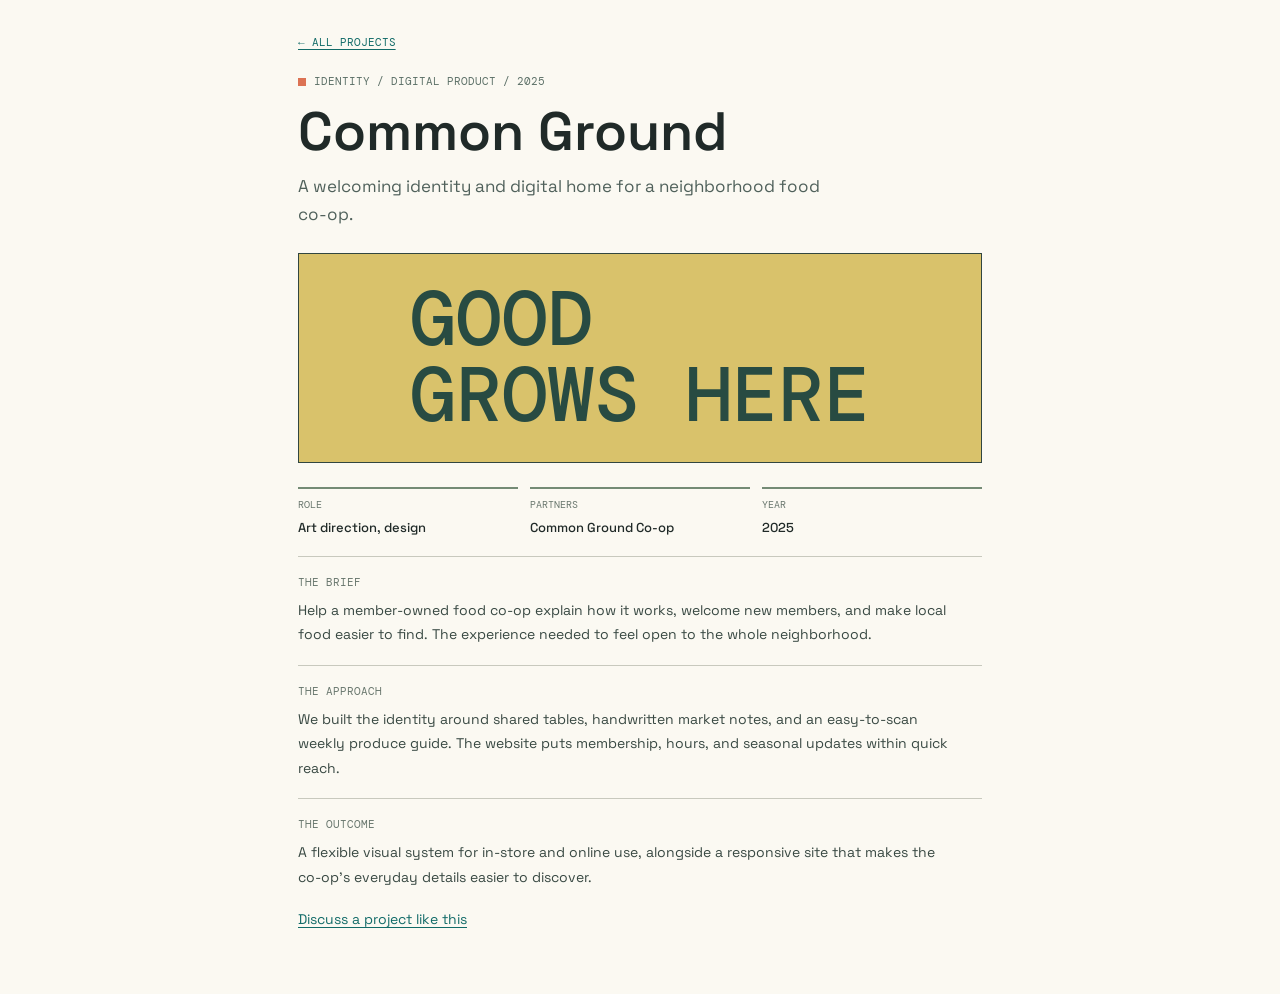
<file: apps/projects/common-ground.html>
<!doctype html>
<html lang="en">
<head>
  <meta charset="utf-8">
  <meta name="viewport" content="width=device-width, initial-scale=1">
  <title>Common Ground — Tarun</title>
  <link rel="stylesheet" href="../app.css">
</head>
<body>
  <main class="page">
    <a class="project-back" href="../work.html">← ALL PROJECTS</a>
    <p class="page-kicker">IDENTITY / DIGITAL PRODUCT / 2025</p>
    <h1>Common Ground</h1>
    <p class="lead">A welcoming identity and digital home for a neighborhood food co-op.</p>
    <div class="project-hero"><span class="project-hero__mark">GOOD<br>GROWS HERE</span></div>
    <div class="project-facts"><div class="project-fact"><span>ROLE</span><strong>Art direction, design</strong></div><div class="project-fact"><span>PARTNERS</span><strong>Common Ground Co-op</strong></div><div class="project-fact"><span>YEAR</span><strong>2025</strong></div></div>
    <section class="project-section"><h2>THE BRIEF</h2><p>Help a member-owned food co-op explain how it works, welcome new members, and make local food easier to find. The experience needed to feel open to the whole neighborhood.</p></section>
    <section class="project-section"><h2>THE APPROACH</h2><p>We built the identity around shared tables, handwritten market notes, and an easy-to-scan weekly produce guide. The website puts membership, hours, and seasonal updates within quick reach.</p></section>
    <section class="project-section"><h2>THE OUTCOME</h2><p>A flexible visual system for in-store and online use, alongside a responsive site that makes the co-op’s everyday details easier to discover.</p></section>
    <p class="body-copy"><a href="../contact.html">Discuss a project like this</a></p>
  </main>
</body>
</html>
</file>
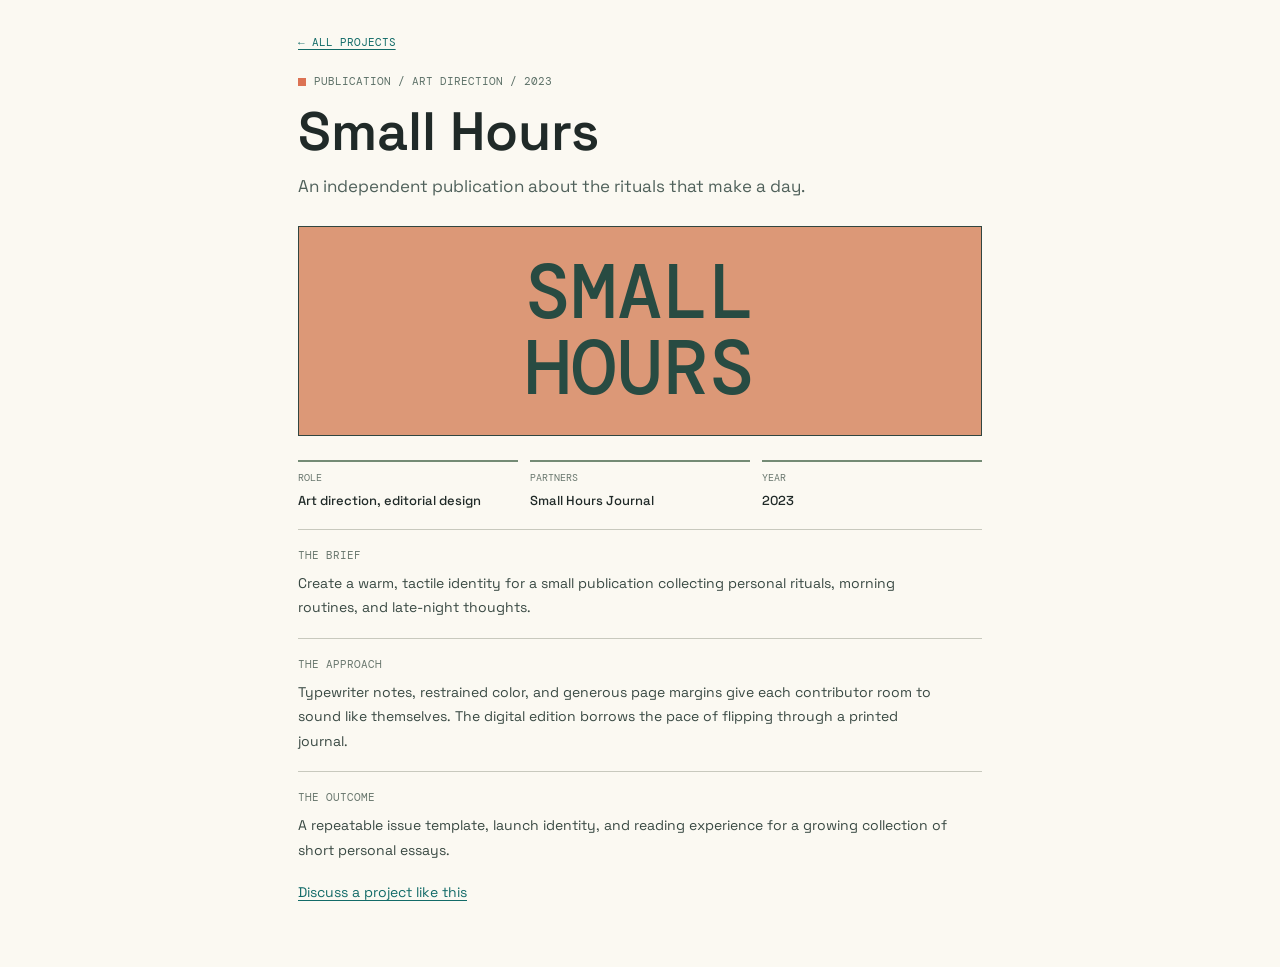
<file: apps/projects/small-hours.html>
<!doctype html>
<html lang="en">
<head>
  <meta charset="utf-8">
  <meta name="viewport" content="width=device-width, initial-scale=1">
  <title>Small Hours — Tarun</title>
  <link rel="stylesheet" href="../app.css">
</head>
<body>
  <main class="page">
    <a class="project-back" href="../work.html">← ALL PROJECTS</a>
    <p class="page-kicker">PUBLICATION / ART DIRECTION / 2023</p>
    <h1>Small Hours</h1>
    <p class="lead">An independent publication about the rituals that make a day.</p>
    <div class="project-hero project-hero--coral"><span class="project-hero__mark">SMALL<br>HOURS</span></div>
    <div class="project-facts"><div class="project-fact"><span>ROLE</span><strong>Art direction, editorial design</strong></div><div class="project-fact"><span>PARTNERS</span><strong>Small Hours Journal</strong></div><div class="project-fact"><span>YEAR</span><strong>2023</strong></div></div>
    <section class="project-section"><h2>THE BRIEF</h2><p>Create a warm, tactile identity for a small publication collecting personal rituals, morning routines, and late-night thoughts.</p></section>
    <section class="project-section"><h2>THE APPROACH</h2><p>Typewriter notes, restrained color, and generous page margins give each contributor room to sound like themselves. The digital edition borrows the pace of flipping through a printed journal.</p></section>
    <section class="project-section"><h2>THE OUTCOME</h2><p>A repeatable issue template, launch identity, and reading experience for a growing collection of short personal essays.</p></section>
    <p class="body-copy"><a href="../contact.html">Discuss a project like this</a></p>
  </main>
</body>
</html>
</file>
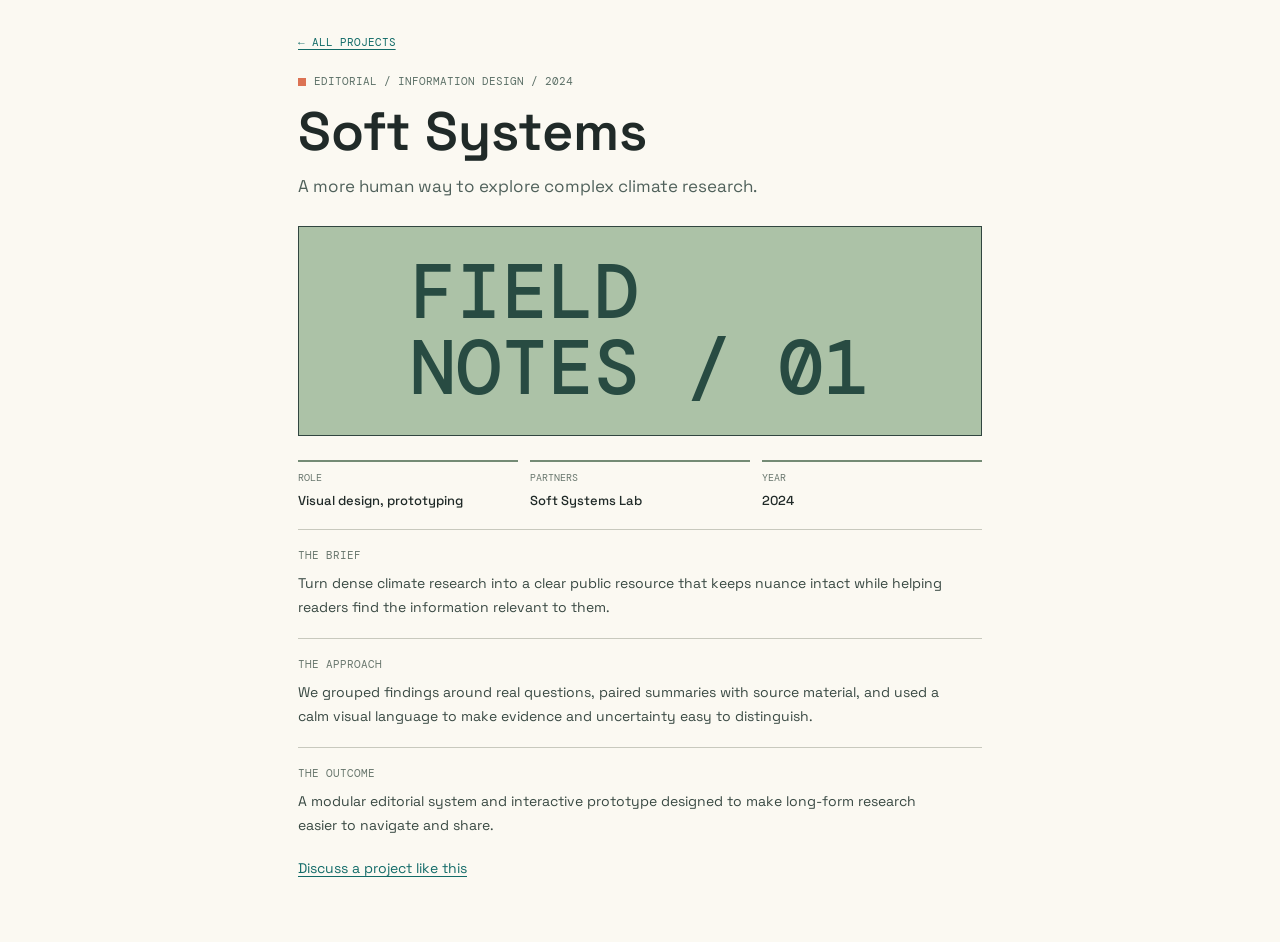
<file: apps/projects/soft-systems.html>
<!doctype html>
<html lang="en">
<head>
  <meta charset="utf-8">
  <meta name="viewport" content="width=device-width, initial-scale=1">
  <title>Soft Systems — Tarun</title>
  <link rel="stylesheet" href="../app.css">
</head>
<body>
  <main class="page">
    <a class="project-back" href="../work.html">← ALL PROJECTS</a>
    <p class="page-kicker">EDITORIAL / INFORMATION DESIGN / 2024</p>
    <h1>Soft Systems</h1>
    <p class="lead">A more human way to explore complex climate research.</p>
    <div class="project-hero project-hero--green"><span class="project-hero__mark">FIELD<br>NOTES / 01</span></div>
    <div class="project-facts"><div class="project-fact"><span>ROLE</span><strong>Visual design, prototyping</strong></div><div class="project-fact"><span>PARTNERS</span><strong>Soft Systems Lab</strong></div><div class="project-fact"><span>YEAR</span><strong>2024</strong></div></div>
    <section class="project-section"><h2>THE BRIEF</h2><p>Turn dense climate research into a clear public resource that keeps nuance intact while helping readers find the information relevant to them.</p></section>
    <section class="project-section"><h2>THE APPROACH</h2><p>We grouped findings around real questions, paired summaries with source material, and used a calm visual language to make evidence and uncertainty easy to distinguish.</p></section>
    <section class="project-section"><h2>THE OUTCOME</h2><p>A modular editorial system and interactive prototype designed to make long-form research easier to navigate and share.</p></section>
    <p class="body-copy"><a href="../contact.html">Discuss a project like this</a></p>
  </main>
</body>
</html>
</file>
<file: styles.css>
@import url('https://fonts.googleapis.com/css2?family=DM+Mono:wght@400;500&family=Space+Grotesk:wght@400;500;600;700&display=swap');

:root {
  color-scheme: light;
  font-family: 'Space Grotesk', 'Trebuchet MS', sans-serif;
  --desktop: #087e82;
  --desktop-deep: #066c70;
  --ink: #172122;
  --frame: #d5d5d0;
  --frame-light: #f5f4ee;
  --frame-dark: #777873;
  --pixel: 'DM Mono', 'Courier New', monospace;
  --taskbar-height: 48px;
}

* { box-sizing: border-box; }

html, body { width: 100%; min-width: 320px; height: 100%; margin: 0; overflow: hidden; }
body { background: var(--desktop); color: var(--ink); }
button { color: inherit; font: inherit; }

.boot-screen { position: fixed; z-index: 20000; inset: 0; display: grid; place-items: center; padding: 18px; background: #087e82; background-image: repeating-linear-gradient(0deg, transparent 0 31px, rgb(0 40 43 / 8%) 31px 32px), repeating-linear-gradient(90deg, transparent 0 31px, rgb(0 40 43 / 8%) 31px 32px); transition: opacity .28s ease, visibility .28s ease; }
.boot-screen[hidden] { display: none; }
.boot-screen.is-complete { visibility: hidden; opacity: 0; pointer-events: none; }
.boot-panel { width: min(430px, 100%); border: 2px solid; border-color: #fff #242624 #242624 #fff; background: #d5d5d0; box-shadow: 4px 4px 0 rgb(0 0 0 / 34%); }
.boot-panel__titlebar { display: flex; align-items: center; gap: 9px; min-height: 31px; padding: 4px 7px; background: #154c4d; color: #fff; font: 500 12px var(--pixel); }
.boot-title-icon { display: grid; width: 22px; height: 20px; place-items: center; border: 1px solid #263431; background: #f1cb73; color: #25312f; font: 9px var(--pixel); }
.boot-panel__version { margin-left: auto; color: #b6d7c8; font-size: 10px; }
.boot-panel__body { padding: 28px clamp(20px, 7vw, 36px) 26px; }
.boot-kicker { margin: 0 0 13px; color: #52645a; font: 10px var(--pixel); }
.boot-panel__body h1 { margin: 0; color: #172122; font-size: clamp(31px, 8vw, 42px); font-weight: 600; line-height: 1.02; }
.boot-panel__body h1 span { color: #176a68; }
.boot-message { min-height: 19px; margin: 16px 0 10px; color: #53615a; font: 11px var(--pixel); }
.boot-progress { height: 18px; padding: 3px; border: 1px solid #555; background: #f4f3ed; }
.boot-progress__fill { display: block; width: 0; height: 100%; background: repeating-linear-gradient(90deg, #147d78 0 12px, transparent 12px 15px); }
.boot-screen.is-booting .boot-progress__fill { animation: boot-progress 1.5s steps(12, end) forwards; }
.boot-button { display: block; min-width: 100px; height: 34px; margin: 21px 0 0 auto; padding: 0 15px; border: 2px solid; border-color: #fff #555 #555 #fff; background: #d7d7d0; cursor: pointer; font: 500 11px var(--pixel); }
.boot-button:active { border-color: #555 #fff #fff #555; }
.boot-button:focus-visible { outline: 2px solid #176a68; outline-offset: 2px; }
.boot-screen.is-booting .boot-button { pointer-events: none; opacity: .65; }
.boot-panel__footer { display: flex; justify-content: space-between; padding: 7px 10px; border-top: 1px solid #a2a29c; color: #667069; font: 9px var(--pixel); }
@keyframes boot-progress { to { width: 100%; } }

.desktop {
  position: relative;
  isolation: isolate;
  width: 100%;
  height: 100%;
  overflow: hidden;
  background-color: var(--desktop);
  background-image: none;
}

.desktop[data-pattern="grid"] { background-image: repeating-linear-gradient(0deg, transparent 0 31px, rgb(0 30 34 / 13%) 31px 32px), repeating-linear-gradient(90deg, transparent 0 31px, rgb(0 30 34 / 13%) 31px 32px); }
.desktop[data-pattern="dots"] { background-image: radial-gradient(rgb(0 30 34 / 26%) 1px, transparent 1px); background-size: 12px 12px; }
.desktop[data-pattern="scanlines"] { background-image: repeating-linear-gradient(0deg, transparent 0 5px, rgb(0 30 34 / 16%) 5px 7px); }
.desktop[data-pattern="checks"] { background-image: linear-gradient(45deg, rgb(0 30 34 / 12%) 25%, transparent 25%, transparent 75%, rgb(0 30 34 / 12%) 75%), linear-gradient(45deg, rgb(0 30 34 / 12%) 25%, transparent 25%, transparent 75%, rgb(0 30 34 / 12%) 75%); background-position: 0 0, 8px 8px; background-size: 16px 16px; }
.desktop[data-pattern="plain"]::before, .desktop[data-pattern="plain"]::after { display: none; }
.desktop[data-color="lagoon"] { --desktop: #087e82; }
.desktop[data-color="fern"] { --desktop: #47684f; }
.desktop[data-color="brick"] { --desktop: #8a4938; }
.desktop[data-color="slate"] { --desktop: #42596a; }
.desktop[data-color="olive"] { --desktop: #6b703c; }

.desktop::before, .desktop::after { position: absolute; z-index: -1; content: ''; pointer-events: none; }
.desktop::before { width: 38vw; height: 38vw; min-width: 320px; min-height: 320px; right: 8%; bottom: 9%; border: 1px solid rgb(235 255 233 / 17%); transform: rotate(45deg); }
.desktop::after { width: 24vw; height: 24vw; min-width: 210px; min-height: 210px; right: 15%; bottom: 19%; border: 1px solid rgb(235 255 233 / 15%); transform: rotate(45deg); }
.desktop-grain { position: absolute; z-index: -1; inset: 0; opacity: .16; pointer-events: none; background-image: radial-gradient(rgb(0 39 41 / 55%) .65px, transparent .65px); background-size: 4px 4px; }

.desktop-heading { position: absolute; top: clamp(32px, 8vh, 76px); left: clamp(30px, 8vw, 112px); color: #f5f2d9; pointer-events: none; }
.desktop[data-layout="left"] .desktop-heading { right: clamp(30px, 8vw, 112px); left: auto; width: max-content; max-width: calc(100% - 48px); text-align: right; }
.desktop[data-layout="left"] .desktop-heading p { margin-left: auto; }
.desktop-heading__eyebrow { display: inline-block; margin-bottom: 14px; color: #aee0ce; font: 500 10px/1 var(--pixel); letter-spacing: 0; }
.desktop-heading h1 { margin: 0; font-size: clamp(36px, 5vw, 66px); font-weight: 600; line-height: .98; letter-spacing: 0; }
.heading-dot { color: #ffcd65; }
.desktop-heading p { margin: 16px 0 0; color: #d1e5d5; font-size: 15px; }

.desktop-icons { position: absolute; z-index: 1; inset: 0 0 var(--taskbar-height); pointer-events: none; }
.desktop-icon { position: absolute; display: grid; justify-items: center; gap: 8px; width: 88px; padding: 4px; border: 0; background: transparent; color: #fffdf0; cursor: pointer; pointer-events: auto; text-align: center; touch-action: none; }
.desktop-icon:focus-visible { outline: 1px dotted #fff; outline-offset: 2px; }
.desktop-icon__glyph { position: relative; display: grid; place-items: center; width: 48px; height: 44px; border: 2px solid #212f2c; box-shadow: inset 2px 2px #fff5c9, inset -3px -3px rgb(0 0 0 / 26%), 3px 3px 0 rgb(0 0 0 / 18%); color: #24302c; font: 500 23px/1 var(--pixel); transition: transform .14s ease; }
.desktop-icon:hover .desktop-icon__glyph { transform: translateY(-3px); }
.desktop-icon__label { padding: 2px 4px; background: rgb(0 57 60 / 38%); font: 11px/1.25 var(--pixel); text-shadow: 1px 1px #004347; }
.glyph-person { border-radius: 50% 50% 8px 8px; background: #facb73; }
.glyph-folder { background: #edc95d; }
.glyph-folder::before { position: absolute; top: -7px; left: 2px; width: 18px; height: 7px; border: 2px solid #212f2c; border-bottom: 0; background: #edc95d; content: ''; }
.glyph-notes { background: repeating-linear-gradient(0deg, #f2ede0 0 7px, #a5c6c3 7px 8px); }
.glyph-notes span { color: #bd5540; }
.glyph-mail { border-radius: 4px; background: #fff1d5; }
.glyph-mail span { color: #c04d39; }
.glyph-award { border-radius: 50% 50% 7px 7px; background: #f1c95d; }
.glyph-award span { color: #a64b37; }
.glyph-video { background: #a8c1a1; }
.glyph-video span { color: #245a55; font-size: 19px; }

.windows-layer { position: absolute; inset: 0 0 var(--taskbar-height); pointer-events: none; }
.app-window { position: absolute; display: flex; flex-direction: column; min-width: 290px; min-height: 210px; max-width: calc(100vw - 24px); max-height: calc(100dvh - var(--taskbar-height) - 16px); overflow: hidden; resize: both; pointer-events: auto; border: 2px solid; border-color: var(--frame-light) #252a29 #252a29 var(--frame-light); background: var(--frame); box-shadow: 3px 3px 0 rgb(0 0 0 / 32%); }
.app-window[hidden] { display: none; }
.app-window.is-active { box-shadow: 3px 3px 0 rgb(0 0 0 / 35%), 0 0 0 1px rgb(255 255 255 / 18%); }
.app-window.is-maximized { top: 0 !important; left: 0 !important; width: 100% !important; height: 100% !important; max-width: none; max-height: none; resize: none; }
.window-titlebar { display: flex; flex: 0 0 30px; align-items: center; gap: 7px; min-width: 0; padding: 3px 4px 3px 7px; background: #777e7a; color: #f4f1dd; cursor: grab; touch-action: none; user-select: none; }
.is-active .window-titlebar { background: #154c4d; }
.window-titlebar:active { cursor: grabbing; }
.window-title-icon { display: grid; flex: 0 0 18px; place-items: center; width: 18px; height: 18px; border: 1px solid #263431; background: #f1cb73; color: #25312f; font: 12px var(--pixel); }
.window-title { overflow: hidden; flex: 1; font: 500 12px/1 var(--pixel); text-overflow: ellipsis; white-space: nowrap; }
.window-controls { display: flex; gap: 3px; }
.window-control { display: grid; place-items: center; width: 21px; height: 21px; padding: 0; border: 1px solid; border-color: #fff #333 #333 #fff; background: var(--frame); color: #192020; cursor: pointer; font: 700 13px/1 var(--pixel); }
.window-control:active { border-color: #333 #fff #fff #333; }
.window-content { min-width: 0; min-height: 0; flex: 1; padding: 3px; }
.window-content iframe { display: block; width: 100%; height: 100%; border: 1px solid #737671; background: #fbf9f2; }

.taskbar { position: absolute; z-index: 10000; right: 0; bottom: 0; left: 0; display: flex; align-items: center; gap: 7px; height: var(--taskbar-height); padding: 5px 7px; border-top: 2px solid #fff; background: #d4d4ce; box-shadow: 0 -2px 0 rgb(0 0 0 / 17%); }
.start-button { display: flex; flex: 0 0 83px; align-items: center; justify-content: center; gap: 7px; height: 34px; border: 2px solid; border-color: #fff #555 #555 #fff; background: #d7d7d0; cursor: pointer; font-size: 13px; font-weight: 700; }
.start-button[aria-expanded="true"] { border-color: #555 #fff #fff #555; }
.taskbar-divider { height: 31px; border-left: 1px solid #777; border-right: 1px solid white; }
.taskbar-apps { display: flex; flex: 1; gap: 5px; min-width: 0; overflow: auto hidden; }
.taskbar-app { display: flex; flex: 0 1 178px; align-items: center; gap: 7px; min-width: 44px; height: 32px; overflow: hidden; padding: 0 8px; border: 2px solid; border-color: #fff #555 #555 #fff; background: #d7d7d0; cursor: pointer; text-align: left; }
.taskbar-app.is-active { border-color: #555 #fff #fff #555; background: #c3c3bc; }
.taskbar-app__icon { flex: 0 0 auto; color: #195657; font-size: 14px; }
.taskbar-app__label { overflow: hidden; font: 11px var(--pixel); text-overflow: ellipsis; white-space: nowrap; }
.system-tray { display: flex; flex: 0 0 auto; align-items: center; gap: 8px; height: 32px; padding: 0 10px; border: 2px solid; border-color: #777 #fff #fff #777; font: 11px var(--pixel); }
.tray-status { color: #16856a; }

.start-menu { position: absolute; z-index: 10001; bottom: var(--taskbar-height); left: 6px; display: flex; width: 250px; max-height: calc(100% - var(--taskbar-height) - 12px); min-height: 300px; overflow: auto; border: 2px solid; border-color: #fff #333 #333 #fff; background: #d8d8d1; box-shadow: 2px 2px 0 rgb(0 0 0 / 25%); }
.start-menu[hidden] { display: none; }
.start-menu__side { display: flex; flex: 0 0 33px; align-items: flex-end; padding: 9px 5px; background: #154c4d; color: #d6ebe0; writing-mode: vertical-rl; transform: rotate(180deg); }
.start-menu__side span { font: 500 11px var(--pixel); }
.start-menu__items { display: flex; flex: 1; flex-direction: column; padding: 8px; }
.start-menu__heading { margin: 5px 7px 9px; font-size: 17px; font-weight: 700; }
.start-menu__items button { display: flex; align-items: center; gap: 9px; min-height: 42px; padding: 5px 8px; border: 0; background: transparent; cursor: pointer; text-align: left; }
.start-menu__items button:hover, .start-menu__items button:focus-visible { outline: 0; background: #154c4d; color: white; }
.start-menu__items button span { width: 19px; color: #b04c39; font-size: 17px; text-align: center; }
.start-menu__rule { margin: 6px 0; border-top: 1px solid #868780; border-bottom: 1px solid #fff; }
.start-menu__status { display: flex; align-items: center; gap: 7px; padding: 8px 6px; color: #4f5651; font: 10px var(--pixel); }
.status-light { width: 8px; height: 8px; border-radius: 50%; background: #56a579; box-shadow: 0 0 0 2px #a2bca8; }

@media (max-width: 680px) {
  :root { --taskbar-height: 46px; }
  .desktop-heading { top: 36px; left: 24px; }
  .desktop[data-layout="left"] .desktop-heading { right: 24px; left: auto; }
  .desktop-heading h1 { font-size: 38px; }
  .desktop-heading p { max-width: 220px; font-size: 13px; }
  .desktop-icon { width: 78px; }
  .desktop-icon__label { font-size: 9px; }
  .app-window { min-width: 280px; min-height: 220px; }
  .start-menu { min-height: 0; }
  .taskbar { gap: 5px; padding-inline: 5px; }
  .start-button { flex-basis: 72px; }
  .taskbar-app { flex-basis: 125px; }
  .system-tray { gap: 5px; padding: 0 6px; font-size: 10px; }
}

@media (prefers-reduced-motion: reduce) { *, *::before, *::after { scroll-behavior: auto !important; transition-duration: .01ms !important; } }
</file>
<file: apps/app.css>
@import url('https://fonts.googleapis.com/css2?family=DM+Mono:wght@400;500&family=Space+Grotesk:wght@400;500;600;700&display=swap');

:root { font-family: 'Space Grotesk', 'Trebuchet MS', sans-serif; color: #202a28; background: #fbf9f2; font-synthesis: none; }
* { box-sizing: border-box; }
body { margin: 0; background: #fbf9f2; }
a { color: #126b68; text-decoration-thickness: 1px; text-underline-offset: 3px; }
a:hover { color: #b94d38; }
.page { max-width: 780px; margin: 0 auto; padding: 30px clamp(18px, 5vw, 48px) 48px; }
.page-kicker { display: flex; align-items: center; gap: 8px; margin: 0 0 15px; color: #5d7168; font: 11px/1.4 'DM Mono', 'Courier New', monospace; }
.page-kicker::before { width: 8px; height: 8px; background: #dc7354; content: ''; }
h1, h2, h3, p { margin-top: 0; }
h1 { max-width: 650px; margin-bottom: 14px; font-size: clamp(32px, 7vw, 54px); font-weight: 600; line-height: 1.02; letter-spacing: 0; }
.lead { max-width: 540px; margin-bottom: 25px; color: #50615b; font-size: 17px; line-height: 1.6; }
.rule { height: 1px; margin: 24px 0; background: #c8c9be; }
.section-label { margin-bottom: 10px; color: #69776e; font: 11px 'DM Mono', 'Courier New', monospace; }
.about-grid { display: grid; grid-template-columns: minmax(0, 1fr) minmax(150px, .62fr); gap: 24px; align-items: start; }
.portrait { position: relative; display: grid; min-height: 190px; place-items: center; overflow: hidden; border: 1px solid #2e4540; background: #df9e68; }
.portrait::before { position: absolute; inset: 0; background: repeating-linear-gradient(0deg, transparent 0 13px, rgb(39 56 47 / 11%) 13px 14px), repeating-linear-gradient(90deg, transparent 0 13px, rgb(39 56 47 / 11%) 13px 14px); content: ''; }
.portrait-face { position: relative; display: grid; width: 90px; height: 116px; place-items: center; border: 2px solid #273a35; border-radius: 44% 44% 38% 38%; background: #f0c882; color: #31544b; font-size: 48px; box-shadow: 10px 16px 0 -3px #587b66; }
.portrait-caption { position: absolute; right: 8px; bottom: 7px; color: #263d35; font: 10px 'DM Mono', 'Courier New', monospace; }
.body-copy { color: #394943; font-size: 14px; line-height: 1.75; }
.body-copy p:last-child { margin-bottom: 0; }
.tags { display: flex; flex-wrap: wrap; gap: 7px; }
.tag { padding: 5px 8px; border: 1px solid #9ea99c; color: #31534b; font: 10px 'DM Mono', 'Courier New', monospace; }
.work-list { display: grid; gap: 10px; }
.work-item { display: grid; grid-template-columns: 42px minmax(0, 1fr) auto; gap: 13px; align-items: center; padding: 12px 0; border-bottom: 1px solid #c8c9be; }
.work-item:first-child { border-top: 1px solid #c8c9be; }
.work-icon { display: grid; width: 40px; height: 40px; place-items: center; border: 1px solid #33453f; background: #e6c369; color: #284a42; font: 16px 'DM Mono', 'Courier New', monospace; }
.work-item:nth-child(2) .work-icon { background: #d89372; }
.work-item:nth-child(3) .work-icon { background: #a8c1a1; }
.work-item h2 { margin: 0 0 4px; font-size: 16px; font-weight: 600; }
.work-item p { margin: 0; color: #637169; font-size: 12px; line-height: 1.5; }
.work-year { color: #657269; font: 11px 'DM Mono', 'Courier New', monospace; }
.journal-entry { padding: 15px 0; border-bottom: 1px solid #c8c9be; }
.journal-entry:first-of-type { border-top: 1px solid #c8c9be; }
.journal-entry-link { display: block; color: inherit; text-decoration: none; }
.journal-entry-link:hover h2 { color: #126b68; text-decoration: underline; text-underline-offset: 3px; }
.journal-entry-link:focus-visible { outline: 2px solid #17675f; outline-offset: 3px; }
.journal-entry time { display: block; margin-bottom: 7px; color: #61746a; font: 10px 'DM Mono', 'Courier New', monospace; }
.journal-entry h2 { margin-bottom: 7px; font-size: 19px; font-weight: 600; }
.journal-entry p { max-width: 600px; margin-bottom: 0; color: #4d5e56; font-size: 13px; line-height: 1.7; }
.contact-lines { display: grid; gap: 0; margin: 24px 0; border-top: 1px solid #c8c9be; }
.contact-line { display: grid; grid-template-columns: 110px minmax(0, 1fr); gap: 10px; padding: 13px 0; border-bottom: 1px solid #c8c9be; font-size: 14px; }
.contact-line dt { color: #69776e; font: 11px 'DM Mono', 'Courier New', monospace; }
.contact-line dd { min-width: 0; margin: 0; overflow-wrap: anywhere; }
.status-note { display: inline-flex; align-items: center; gap: 9px; padding: 9px 11px; border: 1px solid #aab7a7; color: #355c4b; font: 11px 'DM Mono', 'Courier New', monospace; }
.status-note::before { width: 8px; height: 8px; border-radius: 50%; background: #5d9e72; content: ''; }
.settings-group { margin: 22px 0 0; padding: 0; border: 0; }
.settings-group legend { margin-bottom: 10px; color: #69776e; font: 11px 'DM Mono', 'Courier New', monospace; }
.settings-choices { display: flex; flex-wrap: wrap; gap: 8px; }
.settings-choice { position: relative; display: grid; min-width: 94px; min-height: 54px; place-items: center; gap: 5px; padding: 8px; border: 1px solid #aab1a6; background: #f7f5ec; color: #34463f; cursor: pointer; font-size: 12px; }
.settings-choice:has(input:checked) { outline: 2px solid #17675f; outline-offset: 1px; }
.settings-choice input { position: absolute; opacity: 0; }
.settings-choice:focus-within { outline: 2px solid #17675f; outline-offset: 1px; }
.color-swatch { display: block; width: 27px; height: 18px; border: 1px solid #273832; background: var(--swatch); }
.pattern-swatch { display: block; width: 34px; height: 20px; border: 1px solid #77847a; background-color: #dce5d9; }
.pattern-swatch--grid { background-image: linear-gradient(#718d7c 1px, transparent 1px), linear-gradient(90deg, #718d7c 1px, transparent 1px); background-size: 6px 6px; }
.pattern-swatch--dots { background-image: radial-gradient(#426553 1px, transparent 1px); background-size: 5px 5px; }
.pattern-swatch--scanlines { background-image: repeating-linear-gradient(0deg, #718d7c 0 2px, transparent 2px 4px); }
.pattern-swatch--checks { background-image: linear-gradient(45deg, #718d7c 25%, transparent 25%, transparent 75%, #718d7c 75%), linear-gradient(45deg, #718d7c 25%, transparent 25%, transparent 75%, #718d7c 75%); background-position: 0 0, 4px 4px; background-size: 8px 8px; }
.layout-preview { display: grid; width: 33px; height: 23px; grid-template-columns: repeat(3, 1fr); gap: 2px; padding: 3px; border: 1px solid #6e7971; background: #d9e1d6; }
.layout-preview i { background: #2a766b; }
.layout-preview--left { justify-content: start; }.layout-preview--right { justify-content: end; }.layout-preview--bottom { align-content: end; grid-template-columns: repeat(3, 1fr); }
.settings-status { min-height: 18px; margin: 17px 0 0; color: #315b48; font: 11px 'DM Mono', 'Courier New', monospace; }
.entry-form { display: grid; grid-template-columns: repeat(2, minmax(0, 1fr)); gap: 12px; margin: 22px 0; }
.entry-form label { display: grid; gap: 6px; color: #69776e; font: 10px 'DM Mono', 'Courier New', monospace; }
.entry-form input, .entry-form select { width: 100%; min-height: 37px; padding: 7px 9px; border: 1px solid #9da99d; border-radius: 0; background: #fffef8; color: #202a28; font: 13px 'Space Grotesk', 'Trebuchet MS', sans-serif; }
.entry-form button { min-height: 37px; align-self: end; padding: 7px 12px; border: 1px solid #244c43; background: #285e52; color: white; cursor: pointer; font: 12px 'DM Mono', 'Courier New', monospace; }
.entry-list { display: grid; gap: 9px; margin: 20px 0 0; padding: 0; list-style: none; }
.entry-card { position: relative; padding: 13px 38px 13px 14px; border: 1px solid #bdc3b7; background: #f4f1e8; }
.entry-card h2 { margin: 0 0 5px; font-size: 15px; }
.entry-card p { margin: 0; color: #5a6961; font-size: 12px; line-height: 1.55; }
.entry-card__meta { display: block; margin-bottom: 5px; color: #778075; font: 10px 'DM Mono', 'Courier New', monospace; }
.entry-remove { position: absolute; top: 8px; right: 8px; width: 26px; height: 26px; border: 1px solid #a9afa4; background: #f9f7ef; color: #6b4238; cursor: pointer; }
.empty-state { padding: 22px 12px; border: 1px dashed #abb4a8; color: #647168; font: 12px 'DM Mono', 'Courier New', monospace; text-align: center; }
.viewer-section { margin-top: 26px; }
.viewer-section__heading { display: flex; align-items: baseline; justify-content: space-between; gap: 12px; padding-bottom: 8px; border-bottom: 2px solid #42675a; }
.viewer-section__heading h2 { margin: 0; font-size: 21px; }
.viewer-section__heading span { color: #69776e; font: 10px 'DM Mono', 'Courier New', monospace; }
.viewer-list { display: grid; gap: 9px; padding-top: 10px; }
.viewer-empty { margin: 0; padding: 16px 12px; border: 1px dashed #abb4a8; color: #647168; font: 11px 'DM Mono', 'Courier New', monospace; }
.viewer-card { display: grid; grid-template-columns: 38px minmax(0, 1fr); gap: 12px; align-items: center; padding: 12px; border: 1px solid #bdc3b7; background: #f4f1e8; }
.viewer-card__icon { display: grid; width: 36px; height: 36px; place-items: center; background: #dbe3d2; color: #315b48; font: 15px 'DM Mono', 'Courier New', monospace; }
.viewer-card h3 { margin: 0 0 4px; font-size: 15px; }
.viewer-card p { margin: 0; color: #5a6961; font-size: 12px; line-height: 1.55; }
.work-item-link { color: inherit; text-decoration: none; }
.work-item-link:hover h2 { color: #126b68; text-decoration: underline; text-underline-offset: 3px; }
.project-back { display: inline-block; margin-bottom: 25px; color: #126b68; font: 11px 'DM Mono', 'Courier New', monospace; }
.project-hero { display: grid; min-height: 210px; place-items: center; margin: 20px 0 24px; border: 1px solid #314640; background: #d9c26b; }
.project-hero--green { background-color: #acc2a7; }.project-hero--coral { background-color: #dc9877; }
.project-hero__mark { color: #284b42; font: 600 clamp(36px, 9vw, 76px)/1 'DM Mono', 'Courier New', monospace; }
.project-section { padding: 18px 0; border-top: 1px solid #c8c9be; }
.project-section h2 { margin: 0 0 9px; font: 11px 'DM Mono', 'Courier New', monospace; color: #69776e; }
.project-section p { max-width: 650px; margin: 0; color: #394943; font-size: 14px; line-height: 1.75; }
.project-facts { display: grid; grid-template-columns: repeat(3, minmax(0, 1fr)); gap: 12px; margin: 19px 0; }
.project-fact { padding-top: 9px; border-top: 2px solid #748b75; }
.project-fact span { display: block; margin-bottom: 5px; color: #69776e; font: 10px 'DM Mono', 'Courier New', monospace; }
.project-fact strong { font-size: 13px; font-weight: 500; }
.video-frame { width: 100%; aspect-ratio: 16 / 9; border: 0; background: #152c2b; }
.video-list { display: grid; grid-template-columns: repeat(2, minmax(0, 1fr)); gap: 14px; }
.video-item { position: relative; min-width: 0; padding-bottom: 12px; border-bottom: 1px solid #c8c9be; }
.video-item h2 { margin: 8px 0 4px; font-size: 14px; }
.video-item p { margin: 0; color: #637169; font-size: 11px; line-height: 1.5; }
.video-open-link { display: inline-block; margin-top: 6px; font: 10px 'DM Mono', 'Courier New', monospace; }
@media (max-width: 460px) { .entry-form { grid-template-columns: 1fr; }.project-facts { grid-template-columns: 1fr; }.video-list { grid-template-columns: 1fr; } }
@media (max-width: 460px) { .about-grid { grid-template-columns: 1fr; }.portrait { min-height: 150px; }.work-item { grid-template-columns: 36px minmax(0, 1fr); gap: 9px; }.work-icon { width: 34px; height: 34px; }.work-year { grid-column: 2; margin-top: -6px; }.contact-line { grid-template-columns: 82px minmax(0, 1fr); } }
</file>
